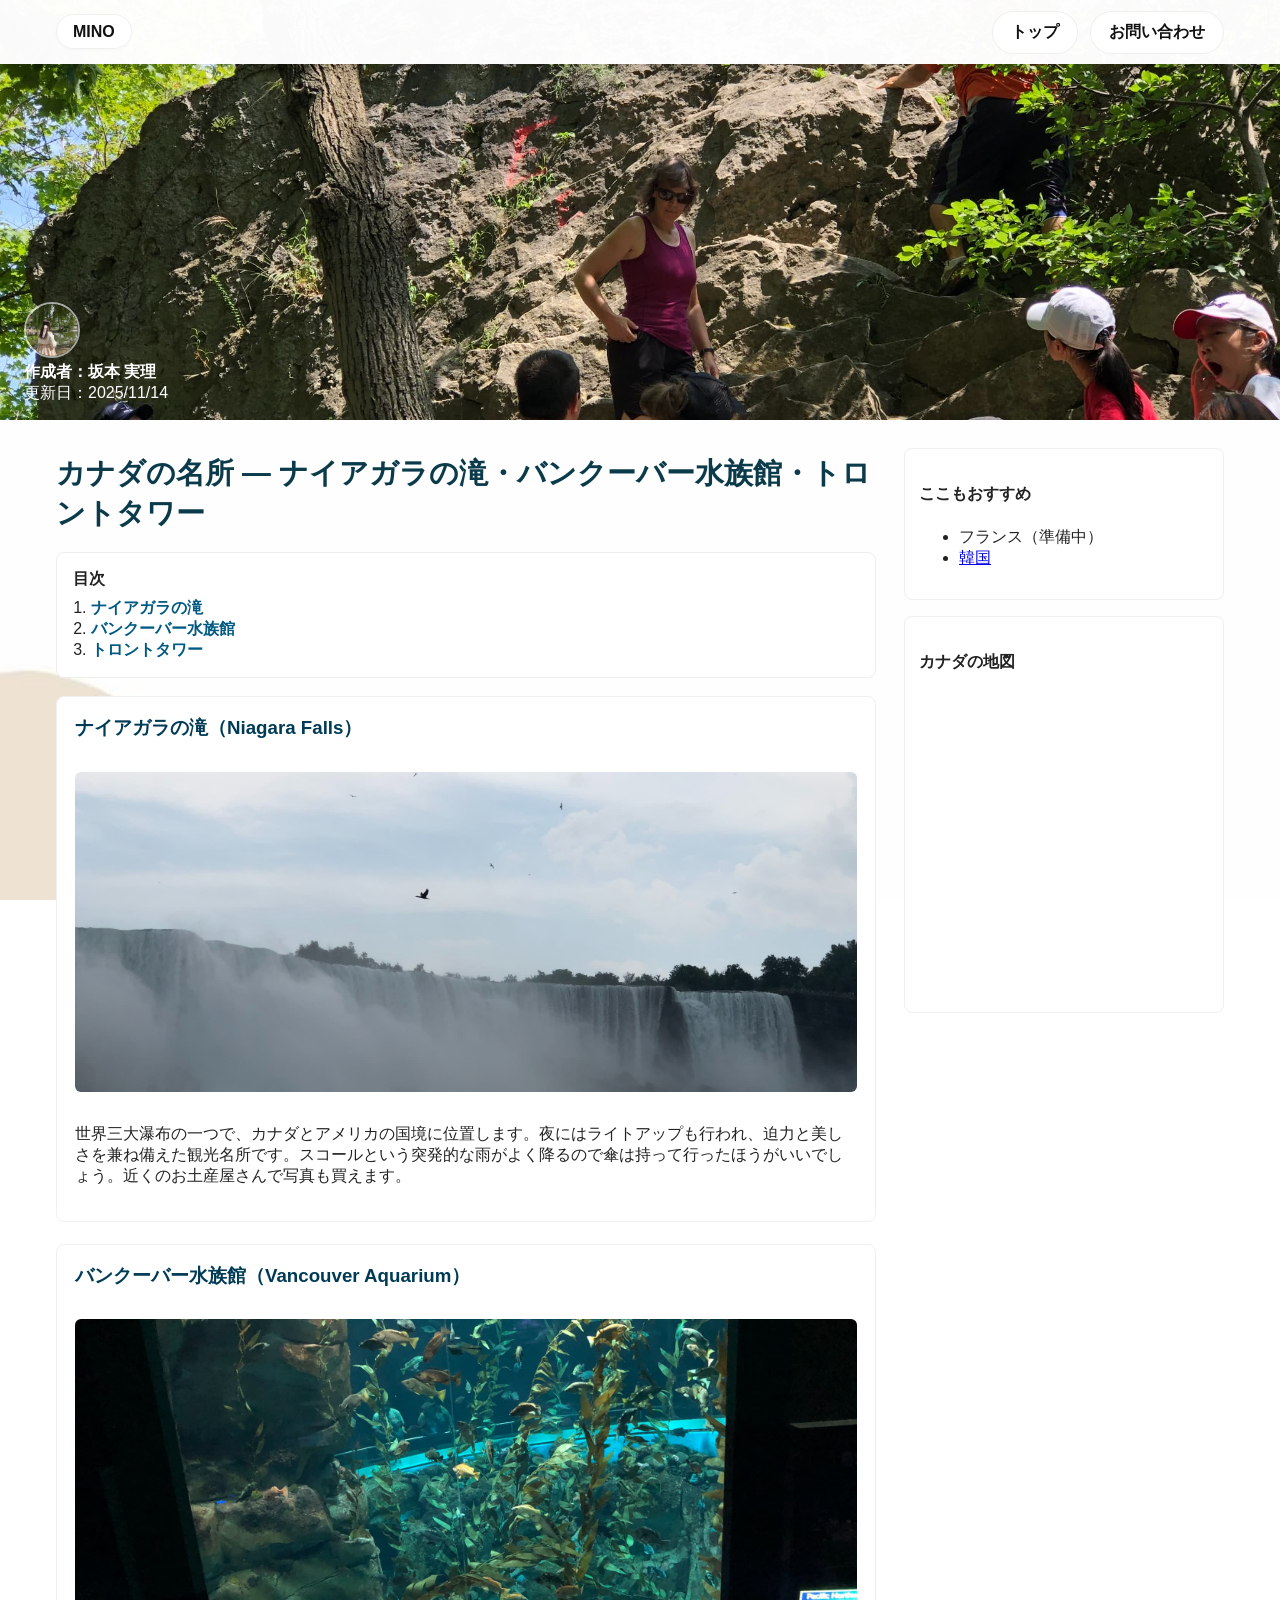
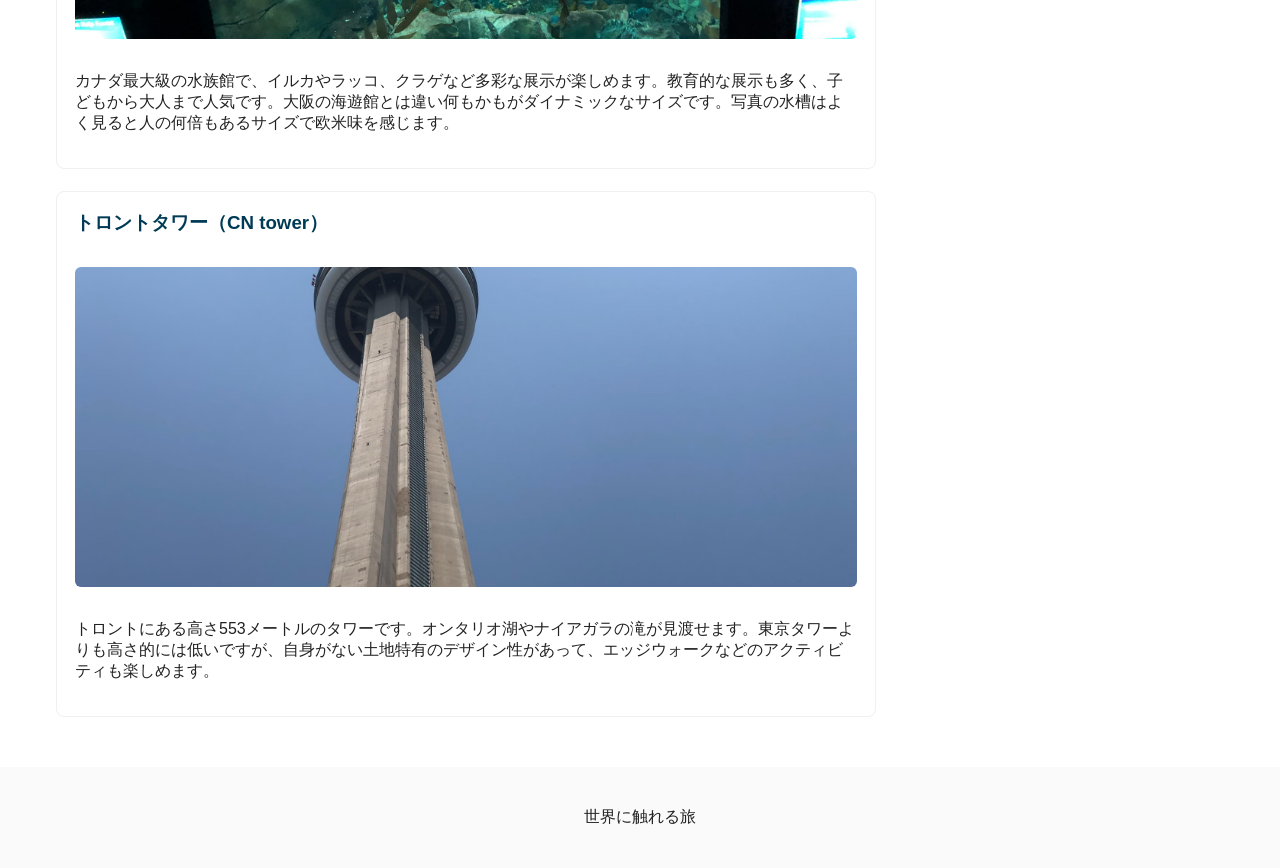
<file: pages/canada.html>
<!DOCTYPE html>
<html lang="ja">
<head>
  <meta charset="utf-8" >
  <meta name="viewport" content="width=device-width,initial-scale=1" >
  <title>カナダの名所 — ナイアガラの滝・バンクーバー水族館・トロントタワー</title>

  <link rel="stylesheet" href="../style-1.css">
   <link rel="icon" href="../images/favicon.png" type="image/png">
</head>
<body>

 <!-- 共通ナビゲーション -->
  <nav class="navbar" aria-label="メインナビゲーション">
    <div class="nav-inner">
      <div class="nav-left">
        <a class="brand" href="../index.html">MINO</a>
      </div>

      <button class="nav-toggle" aria-expanded="false" aria-label="メニューを開く">☰</button>

      <ul class="nav-list">
        <li><a class="nav-pill" href="../index.html">トップ</a></li>
        <li><a class="nav-pill" href="../index.html#contact">お問い合わせ</a></li>
      </ul>
    </div>
  </nav>
  <!--ヘッダー  -->
  <header class="spot-hero">
    <img src="../images/canada1.jpg" alt="カナダの風景" class="hero-img">
    <div class="hero-meta">
      <div class="author">
        <img src="../images/watashi.png" alt="著者" class="author-thumb">
        <div class="author-text">
          <strong>作成者：坂本 実理</strong><br>
          更新日：2025/11/14
        </div>
      </div>
    </div>
  </header>

  <!-- ===== コンテンツ ===== -->
  <main class="spot-container">
    <div class="content-left">
      <h1 class="page-title">カナダの名所 — ナイアガラの滝・バンクーバー水族館・トロントタワー</h1>

      <nav class="page-toc" aria-label="目次">
        <h2>目次</h2>
        <ol>
          <li><a href="#niagara">ナイアガラの滝</a></li>
          <li><a href="#aquarium">バンクーバー水族館</a></li>
          <li><a href="#greatlakes">トロントタワー</a></li>
        </ol>
      </nav>

      <!-- ナイアガラの滝 -->
      <section id="niagara" class="spot-section">
        <h3>ナイアガラの滝（Niagara Falls）</h3>
        <img src="../images/niagara.jpg" alt="ナイアガラの滝" class="spot-photo">
        <p>
          世界三大瀑布の一つで、カナダとアメリカの国境に位置します。夜にはライトアップも行われ、迫力と美しさを兼ね備えた観光名所です。スコールという突発的な雨がよく降るので傘は持って行ったほうがいいでしょう。近くのお土産屋さんで写真も買えます。
        </p>

       
        
      </section>

      <!-- バンクーバー水族館 -->
      <section id="aquarium" class="spot-section">
        <h3>バンクーバー水族館（Vancouver Aquarium）</h3>
        <img src="../images/suizokukann.jpeg" alt="バンクーバー水族館" class="spot-photo">
        <p>
          カナダ最大級の水族館で、イルカやラッコ、クラゲなど多彩な展示が楽しめます。教育的な展示も多く、子どもから大人まで人気です。大阪の海遊館とは違い何もかもがダイナミックなサイズです。写真の水槽はよく見ると人の何倍もあるサイズで欧米味を感じます。
        </p>

       
  
      </section>

      <!-- トロントタワー -->
      <section id="tower" class="spot-section">
        <h3>トロントタワー（CN tower）</h3>
        <img src="../images/toronnto.jpg" alt="タワー" class="spot-photo">
        <p>
          トロントにある高さ553メートルのタワーです。オンタリオ湖やナイアガラの滝が見渡せます。東京タワーよりも高さ的には低いですが、自身がない土地特有のデザイン性があって、エッジウォークなどのアクティビティも楽しめます。
        </p>

       
      </section>
    </div>

    <!-- サイドバー -->
    <aside class="content-right">
      <div class="sidebar-box">
        <h4>ここもおすすめ</h4>
        <ul>
          <li><a>フランス（準備中）</a></li>
          <li><a href="../pages/korea.html" target="_blank">韓国</a></li>
        </ul>
      </div>

      <div class="sidebar-box">
        <h4>カナダの地図</h4>
        <iframe src="https://www.google.com/maps/embed?pb=!1m18!1m12!1m3!1d5548666.189744624!2d-95.712891!3d56.130366!2m3!1f0!2f0!3f0!3m2!1i1024!2i768!4f13.1!3m3!1m2!1s0x4b0e0e1c7ab8826f%3A0x8b93c98a2b8997b!2z44Kz44Oz44K544OI!5e0!3m2!1sja!2sjp!4v1762933031309!5m2!1sja!2sjp" width="300" height="300" style="border: 10px;"></iframe>
      </div>
    </aside>
  </main>

  <footer class="site-footer">
    <p>世界に触れる旅</p>
  </footer>
</body>
</html>
</file>
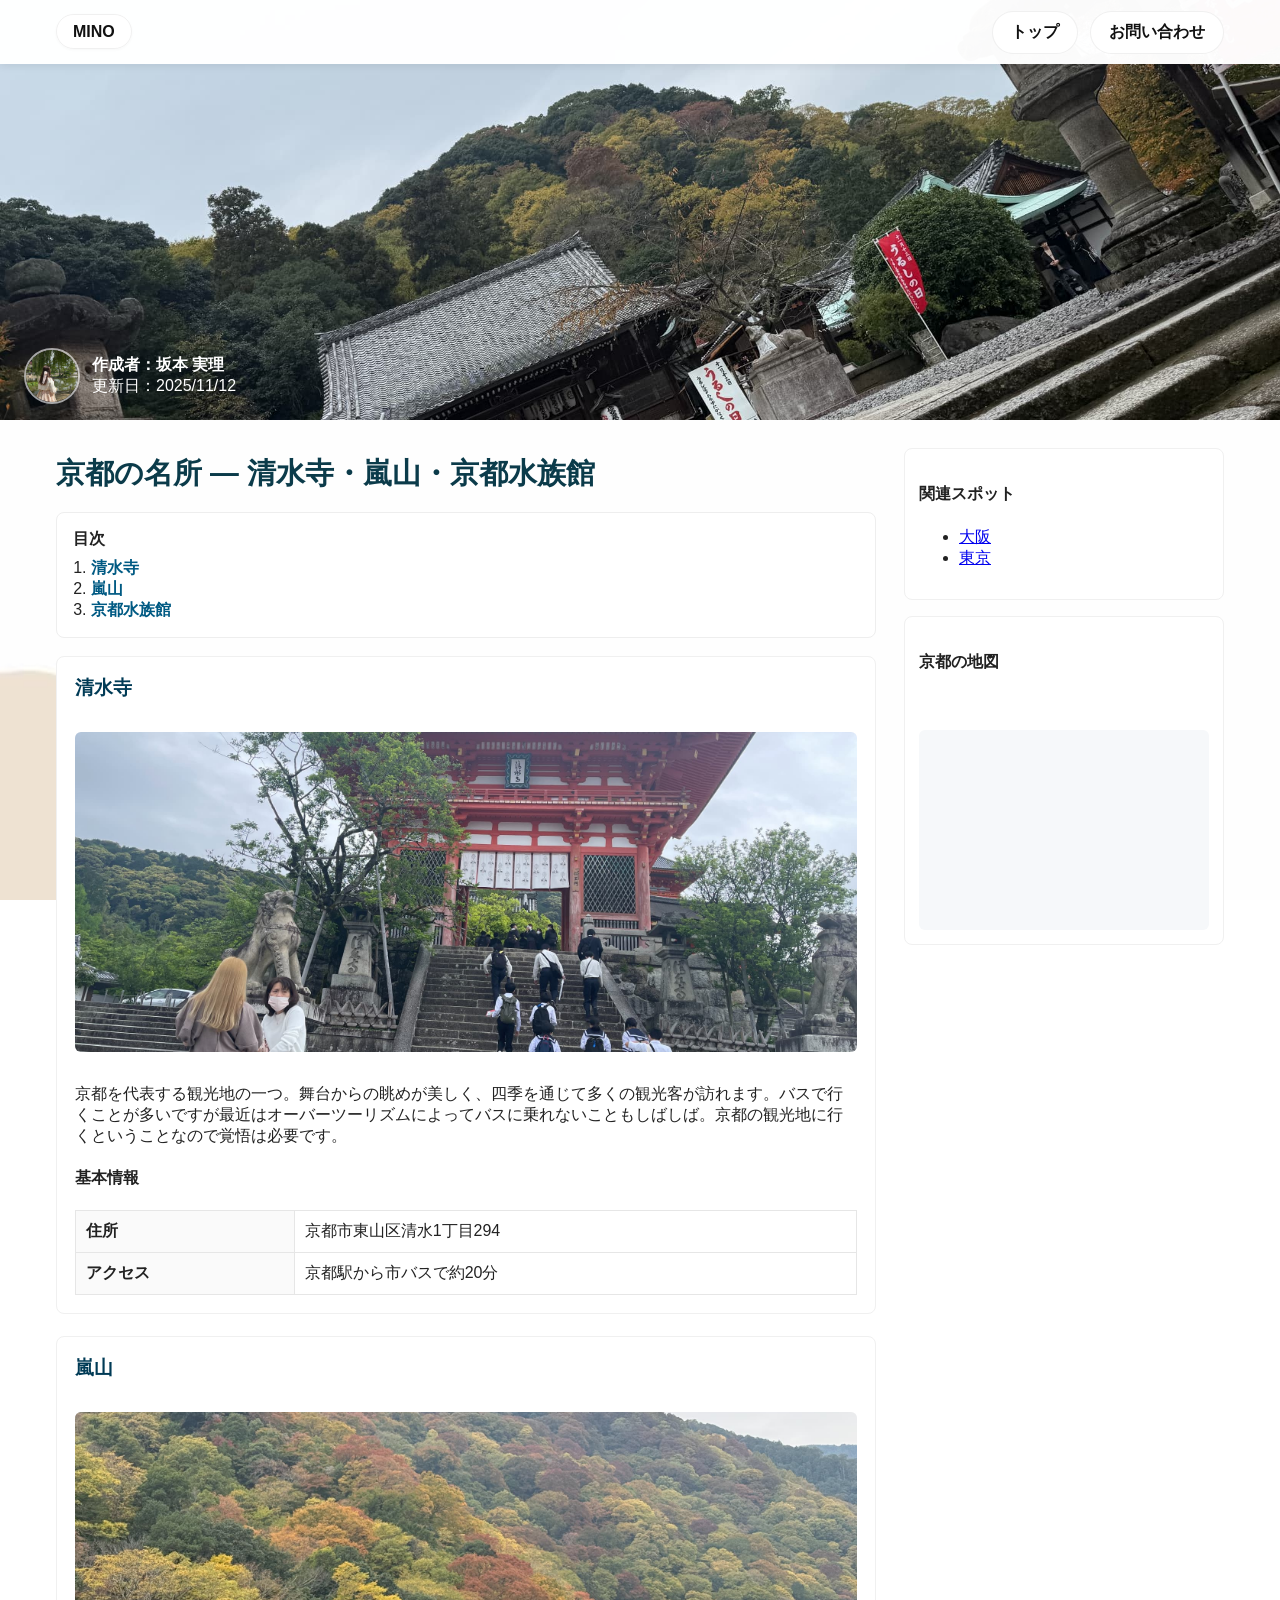
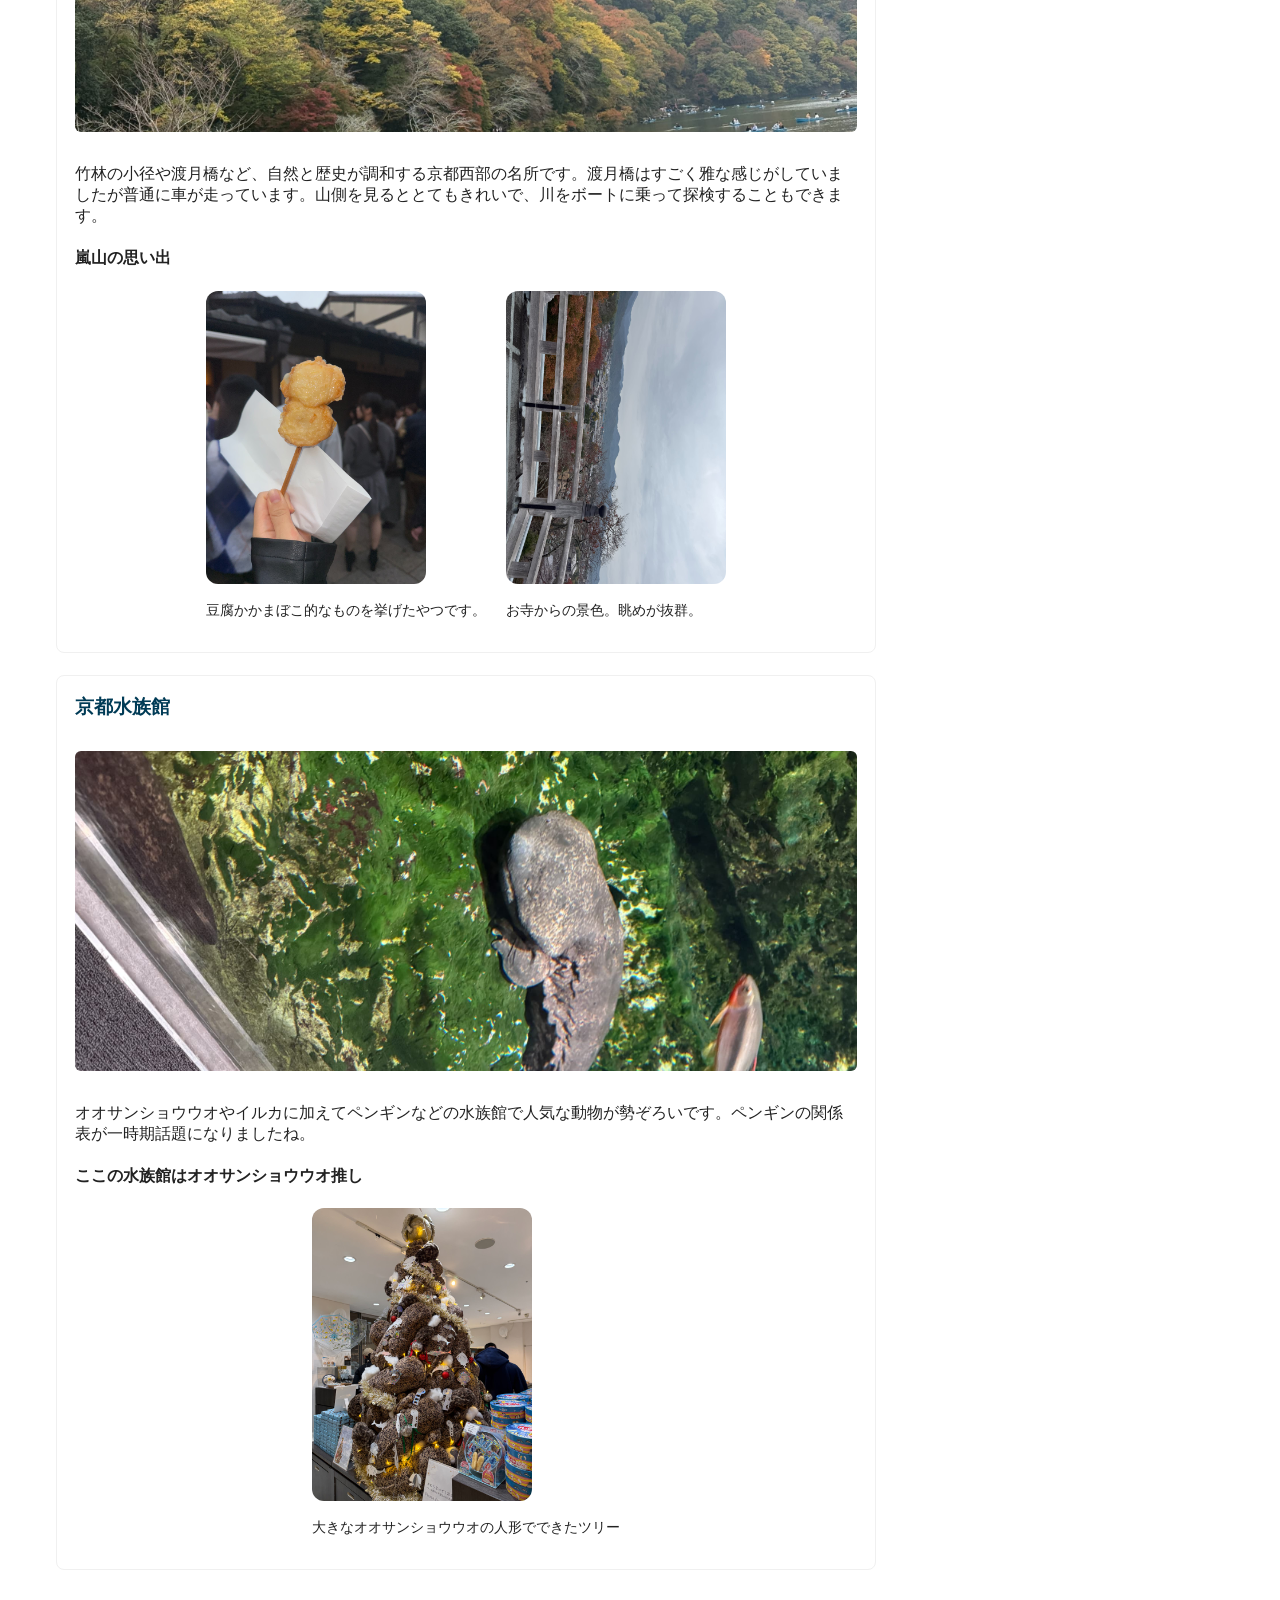
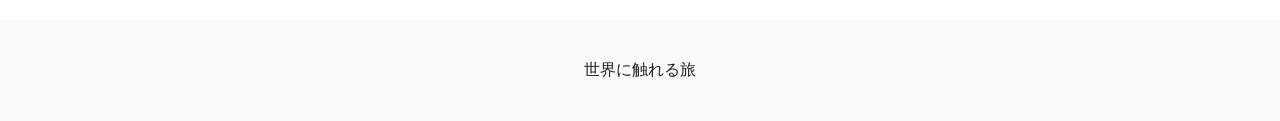
<file: pages/kyoto.html>
<!DOCTYPE html>
<html lang="ja">
<head>
  <meta charset="utf-8" >
  <meta name="viewport" content="width=device-width,initial-scale=1" >
  <title>京都の名所 — 清水寺・嵐山・京都水族館</title>
  <link rel="stylesheet" href="../style-1.css">
  <link rel="icon" href="../images/favicon.png" type="image/png">
</head>
<body>
 <!--共通ナビゲーション-->
  <nav class="navbar" aria-label="メインナビゲーション">
    <div class="nav-inner">
      <div class="nav-left">
        <a class="brand" href="../index.html">MINO</a>
      </div>

      <button class="nav-toggle" aria-expanded="false" aria-label="メニューを開く">☰</button>

      <ul class="nav-list">
        <li><a class="nav-pill" href="../index.html">トップ</a></li>
        <li><a class="nav-pill" href="../index.html#contact">お問い合わせ</a></li>
      </ul>
    </div>
  </nav>
  <header class="spot-hero">
    <img src="../images/kyoto1.JPG" alt="京都の風景" class="hero-img">
    <div class="hero-meta">
      <img src="../images/watashi.png" alt="著者" class="author-thumb">
      <div><strong>作成者：坂本 実理</strong><br>更新日：2025/11/12</div>
    </div>
  </header>

  <main class="spot-container">
    <div class="content-left">
      <h1 class="page-title">京都の名所 — 清水寺・嵐山・京都水族館</h1>

      <nav class="page-toc">
        <h2>目次</h2>
        <ol>
          <li><a href="#kiyomizu">清水寺</a></li>
          <li><a href="#arashiyama">嵐山</a></li>
          <li><a href="#fushimi">京都水族館</a></li>
        </ol>
      </nav>

      <!-- 清水寺 -->
      <section id="kiyomizu" class="spot-section">
        <h3>清水寺</h3>
        <img src="../images/kiyomizu.JPG" alt="清水寺" class="spot-photo">
        <p>京都を代表する観光地の一つ。舞台からの眺めが美しく、四季を通じて多くの観光客が訪れます。バスで行くことが多いですが最近はオーバーツーリズムによってバスに乗れないこともしばしば。京都の観光地に行くということなので覚悟は必要です。</p>

        <h4>基本情報</h4>
        <table class="info-table">
          <tr><th>住所</th><td>京都市東山区清水1丁目294</td></tr>
          <tr><th>アクセス</th><td>京都駅から市バスで約20分</td></tr>
        </table>

      
      </section>

      <!-- 嵐山 -->
      <section id="arasiyama" class="spot-section">
        <h3>嵐山</h3>
        <img src="../images/arasiyama.JPG" alt="嵐山" class="spot-photo">
        <p>竹林の小径や渡月橋など、自然と歴史が調和する京都西部の名所です。渡月橋はすごく雅な感じがしていましたが普通に車が走っています。山側を見るととてもきれいで、川をボートに乗って探検することもできます。</p>

        <h4>嵐山の思い出</h4>
        <div style="display:flex; gap:20px; justify-content:center; flex-wrap:wrap;">
          <div>
            <img src="../images/tohu.JPG" alt="豆腐" style="width:220px; border-radius:12px;">
            <p style="font-size:14px;">豆腐かかまぼこ的なものを挙げたやつです。</p>
          </div>
          <div>
            <img src="../images/tera.JPG" alt="てら" style="width:220px; border-radius:12px;">
            <p style="font-size:14px;">お寺からの景色。眺めが抜群。</p>
          </div>
        </div>
      </section>

      <!-- 水族館-->
      <section id="suizokukann2" class="spot-section">
        <h3>京都水族館</h3>
        <img src="../images/suizokukann2.JPG" alt="京都水族館" class="spot-photo">
        <p>オオサンショウウオやイルカに加えてペンギンなどの水族館で人気な動物が勢ぞろいです。ペンギンの関係表が一時期話題になりましたね。</p>

        <h4>ここの水族館はオオサンショウウオ推し</h4>
        <div style="display:flex; gap:20px; justify-content:center; flex-wrap:wrap;">
          <div>
            <img src="../images/oosannsyo.JPG" alt="ツリー" style="width:220px; border-radius:12px;">
            <p style="font-size:14px;">大きなオオサンショウウオの人形でできたツリー</p>
          </div>
        
        </div>
      </section>
    </div>

    <aside class="content-right">
      <div class="sidebar-box">
        <h4>関連スポット</h4>
        <ul><li><a href="osaka.html">大阪</a></li><li><a href="tokyo.html">東京</a></li></ul>
      </div>
       <div class="sidebar-box">
        <h4>京都の地図</h4>
       <br>
       <br>
     
        <div class="map-placeholder"><iframe src="https://www.google.com/maps/embed?pb=!1m18!1m12!1m3!1d834206.5602925109!2d134.79535181731148!3d35.240843944380394!2m3!1f0!2f0!3f0!3m2!1i1024!2i768!4f13.1!3m3!1m2!1s0x5fff7420f91f1b61%3A0x590a7bc238b19538!2z5Lqs6YO95bqc!5e0!3m2!1sja!2sjp!4v1763891171766!5m2!1sja!2sjp" width="300" height="300" style="border: 10px;;"></iframe></div>
      </div>
    </aside>
  </main>

  <footer class="site-footer">
    <p>世界に触れる旅</p>
  </footer>
</body>
</html>
</file>
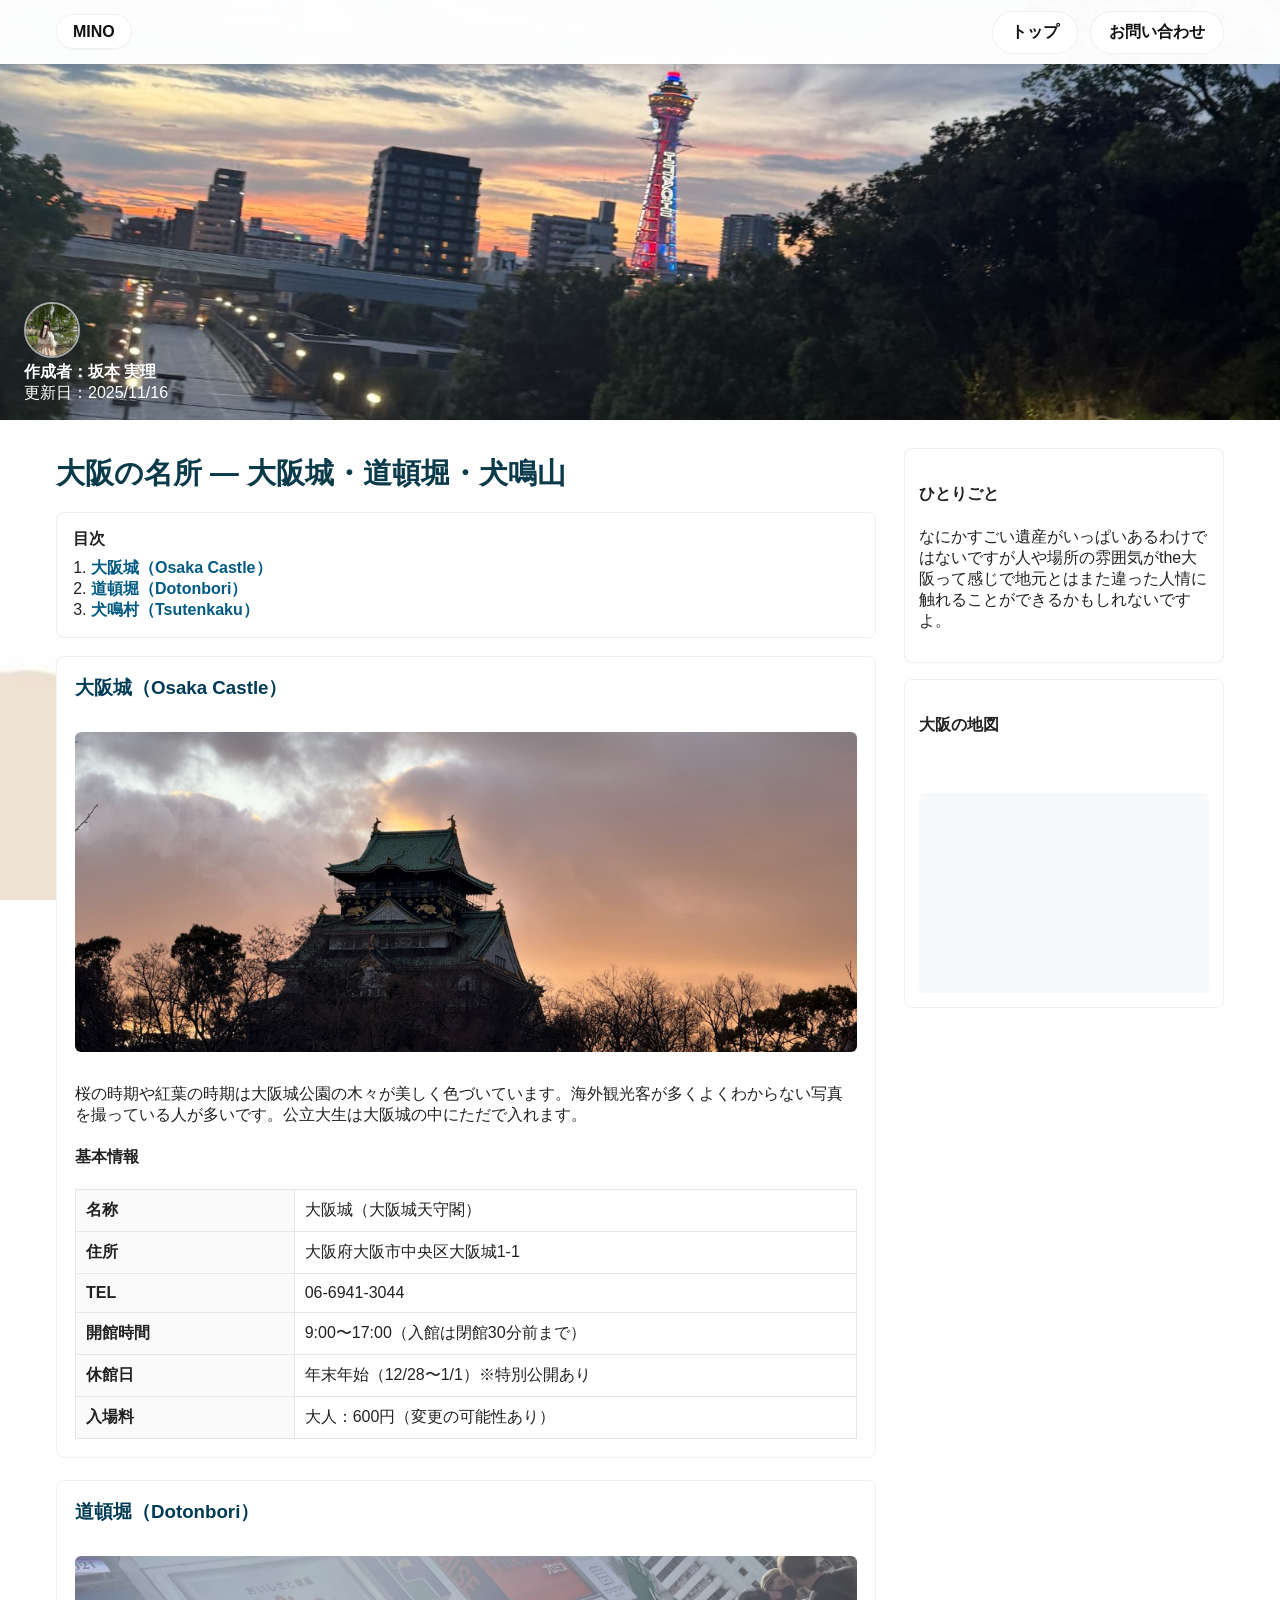
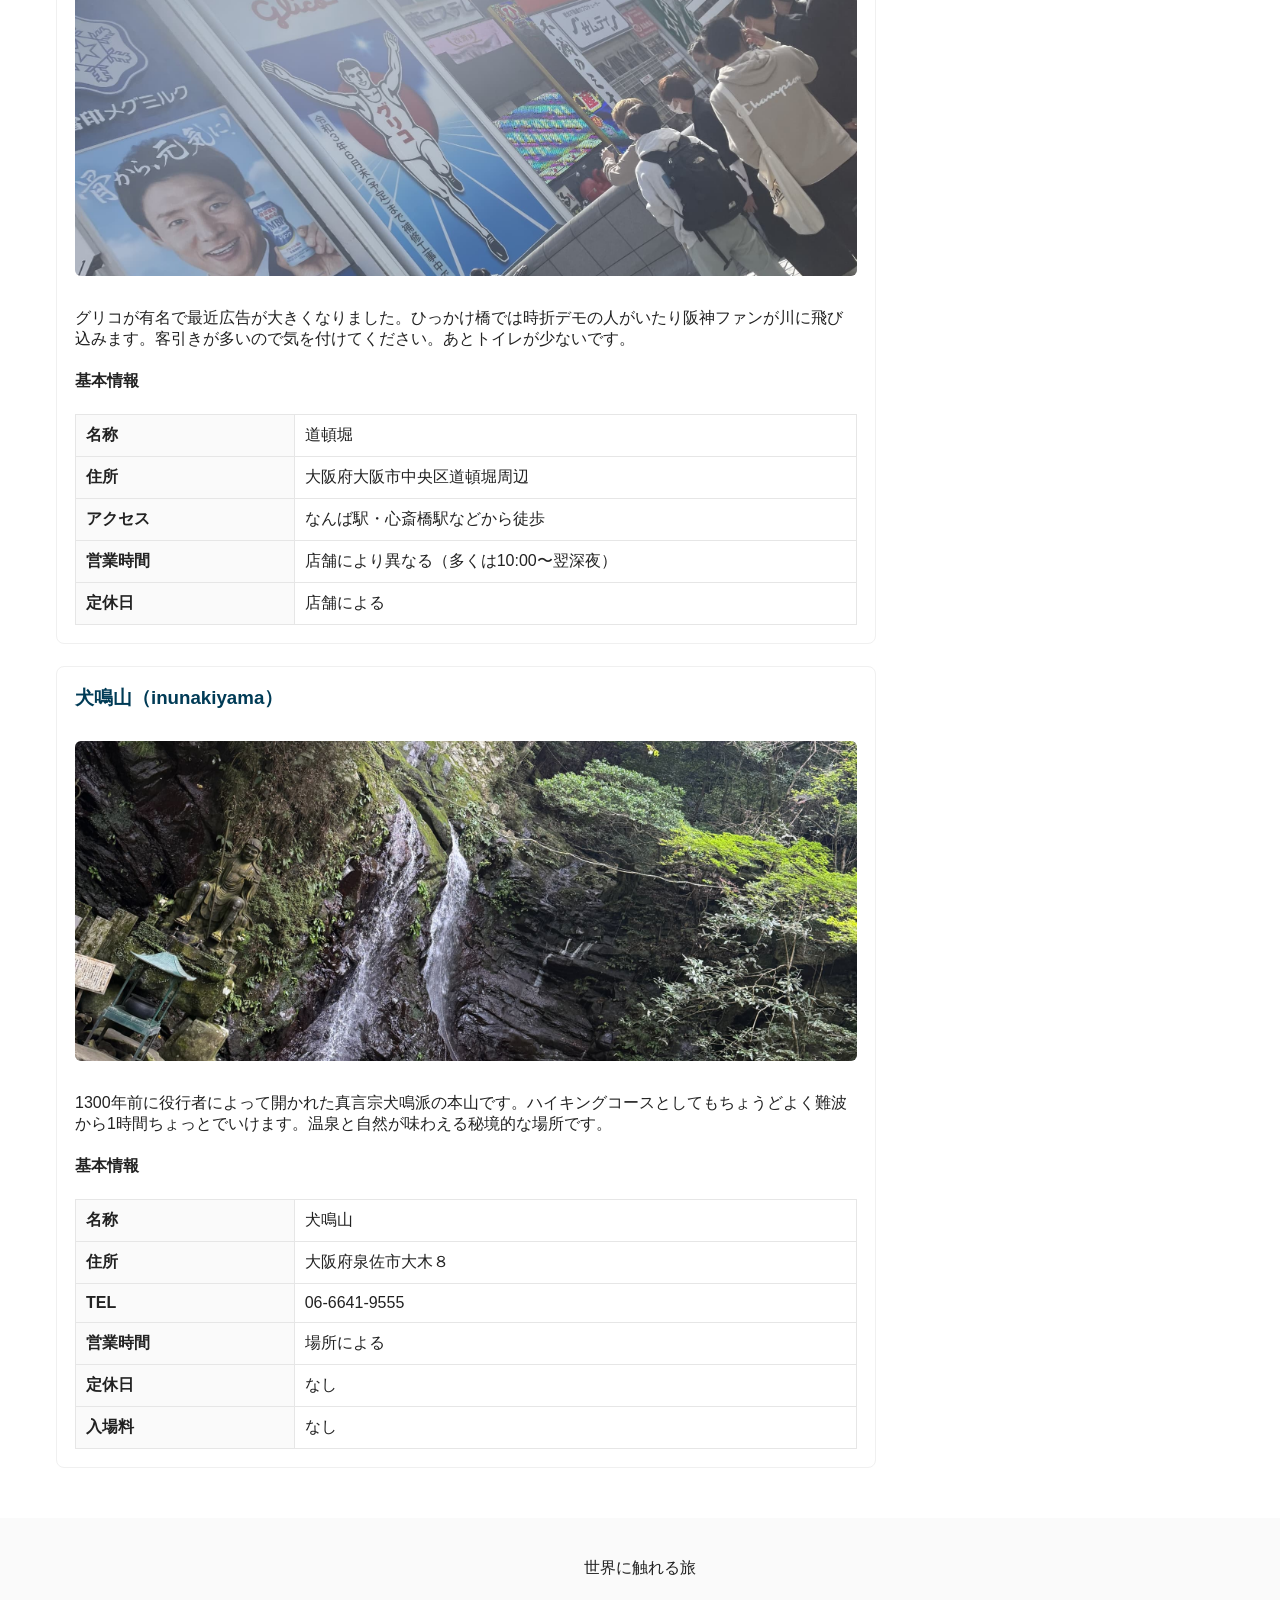
<file: pages/osaka.html>
<!DOCTYPE html>
<html lang="ja">
<head>
  <meta charset="utf-8" >
  <meta name="viewport" content="width=device-width,initial-scale=1" >
  <title>大阪の名所 — 大阪城・道頓堀・犬鳴山</title>

  
  <link rel="stylesheet" href="../style-1.css"> 
  <link rel="icon" href="../images/favicon.png" type="image/png">
</head>
<body>

  <nav class="navbar" aria-label="メインナビゲーション">
  <div class="nav-inner">
    <div class="nav-left">
      <span class="brand">MINO</span>
    </div>

    <button class="nav-toggle" aria-expanded="false" aria-label="メニューを開く">☰</button>

    <ul class="nav-list">
      <li><a class="nav-pill" href="../index.html">トップ</a></li>



      <li><a class="nav-pill" href="../index.html#contact">お問い合わせ</a></li>
    </ul>
  </div>
</nav>


  <!--ヘッダー-->
  <header class="spot-hero">
    <img src="../images/osaka1.JPG" alt="大阪" class="hero-img">
    <div class="hero-meta">
      <div class="author">
        <img src="../images/watashi.png" alt="著者" class="author-thumb">
        <div class="author-text">
          <strong>作成者：坂本 実理</strong><br>
          更新日：2025/11/16
        </div>
      </div>
    </div>
  </header>

  
  <main class="spot-container">
    <div class="content-left">
      <h1 class="page-title">大阪の名所 — 大阪城・道頓堀・犬鳴山</h1>

      <!-- 目次 -->
      <nav class="page-toc" aria-label="目次">
        <h2>目次</h2>
        <ol>
          <li><a href="#osakajo">大阪城（Osaka Castle）</a></li>
          <li><a href="#dotonbori">道頓堀（Dotonbori）</a></li>
          <li><a href="#tsutenkaku">犬鳴村（Tsutenkaku）</a></li>
        </ol>
      </nav>

      <!-- 大阪城 -->
      <section id="osakajo" class="spot-section">
        <h3>大阪城（Osaka Castle）</h3>
        <img src="../images/osakajyo.JPG" alt="大阪城の写真" class="spot-photo">
        <p>
         桜の時期や紅葉の時期は大阪城公園の木々が美しく色づいています。海外観光客が多くよくわからない写真を撮っている人が多いです。公立大生は大阪城の中にただで入れます。
        </p>

        <h4>基本情報</h4>
        <table class="info-table">
          <tr><th>名称</th><td>大阪城（大阪城天守閣）</td></tr>
          <tr><th>住所</th><td>大阪府大阪市中央区大阪城1-1</td></tr>
          <tr><th>TEL</th><td>06-6941-3044</td></tr>
          <tr><th>開館時間</th><td>9:00〜17:00（入館は閉館30分前まで）</td></tr>
          <tr><th>休館日</th><td>年末年始（12/28〜1/1）※特別公開あり</td></tr>
          <tr><th>入場料</th><td>大人：600円（変更の可能性あり）</td></tr>
        </table>
      </section>

      <!-- 道頓堀 -->
      <section id="dotonbori" class="spot-section">
        <h3>道頓堀（Dotonbori）</h3>
        <img src="../images/dotonnbori.jpg" alt="道頓堀" class="spot-photo">
        <p>
         グリコが有名で最近広告が大きくなりました。ひっかけ橋では時折デモの人がいたり阪神ファンが川に飛び込みます。客引きが多いので気を付けてください。あとトイレが少ないです。
        </p>

        <h4>基本情報</h4>
        <table class="info-table">
          <tr><th>名称</th><td>道頓堀</td></tr>
          <tr><th>住所</th><td>大阪府大阪市中央区道頓堀周辺</td></tr>
          <tr><th>アクセス</th><td>なんば駅・心斎橋駅などから徒歩</td></tr>
          <tr><th>営業時間</th><td>店舗により異なる（多くは10:00〜翌深夜）</td></tr>
          <tr><th>定休日</th><td>店舗による</td></tr>
        </table>
      </section>

      <!-- 犬鳴山 -->
      <section id="tsutenkaku" class="spot-section">
        <h3>犬鳴山（inunakiyama）</h3>
        <img src="../images/inunaki.jpg" alt="犬鳴山" class="spot-photo">
        <p>
         1300年前に役行者によって開かれた真言宗犬鳴派の本山です。ハイキングコースとしてもちょうどよく難波から1時間ちょっとでいけます。温泉と自然が味わえる秘境的な場所です。
        </p>

        <h4>基本情報</h4>
        <table class="info-table">
          <tr><th>名称</th><td>犬鳴山</td></tr>
          <tr><th>住所</th><td>大阪府泉佐市大木８</td></tr>
          <tr><th>TEL</th><td>06-6641-9555</td></tr>
          <tr><th>営業時間</th><td>場所による</td></tr>
          <tr><th>定休日</th><td>なし</td></tr>
          <tr><th>入場料</th><td>なし</td></tr>
        </table>
      </section>

    </div>

    <!-- 右サイドバー） -->
    <aside class="content-right">
      <div class="sidebar-box">
        <h4>ひとりごと</h4>
        <p>
         なにかすごい遺産がいっぱいあるわけではないですが人や場所の雰囲気がthe大阪って感じで地元とはまた違った人情に触れることができるかもしれないですよ。
      </p>
      </div>

      <div class="sidebar-box">
        <h4>大阪の地図</h4>
       <br>
       <br>
     
        <div class="map-placeholder"><iframe src="https://www.google.com/maps/embed?pb=!1m18!1m12!1m3!1d420061.88321807224!2d135.41929675000003!3d34.66143365000001!2m3!1f0!2f0!3f0!3m2!1i1024!2i768!4f13.1!3m3!1m2!1s0x6000e86b2acc70d7%3A0xa399ff48811f596d!2z5aSn6Ziq5bqc!5e0!3m2!1sja!2sjp!4v1763871149770!5m2!1sja!2sjp" width="300" height="300" style="border: 10px;;"></iframe></div>
      </div>
    </aside>
  </main>

  <footer class="site-footer">
    <p>世界に触れる旅</p>
  </footer>

</body>
</html>
</file>
<file: style-1.css>
/*CSSファイルを書く際の参考資料をまた別のテキストファイルとして保存しています。
それに加えてコードの確認や意図した動作が行われなかった際に生成AIを用いてコードの修正や改善を行いました。
使用したコードや写真についての著作権についてはすべて著作権フリーまたは自身が撮影した写真を用いました。*/

/*  全体のカラーテーマと背景とレイアウトもろもろ  */

:root{
  --nav-height:64px;
  --accent:#004b6e;
  --accent-2:#0077b6;
  --warm:#ffd9a6;
  --cool:#d8f0ff;
}
*{box-sizing:border-box}
html,body{height:100%}
body{
  margin:0;
  font-family:"Hiragino Kaku Gothic ProN","Noto Sans JP",sans-serif;
  color:#222;
  background-image: url("images/background.jpg");
  background-size: cover;
  background-attachment: fixed;
  background-position: center;
}

/* ナビゲーションの位置と余白とロゴ*/
.navbar{
  position:fixed;
  top:0;
  left:0;
  width:100%;
  height:var(--nav-height);
  background: rgba(255,255,255,0.98); 
  display:flex;
  align-items:center;
  box-shadow:0 2px 8px rgba(0,0,0,0.08);
  z-index:2000;
}
.nav-inner{
  width:100%;
  max-width:1200px;
  margin:0 auto;
  padding:0 16px;
  display:flex;
  align-items:center;
  justify-content:space-between;
}
.brand{
  font-weight:800;
  color:#111;
  text-decoration:none;
  padding:8px 16px;
  border-radius:999px; 
  border:1px solid rgba(0,0,0,0.06);
  background:#fff;
  box-shadow:0 1px 3px rgba(0,0,0,0.03);
}
.nav-toggle{display:none}

.logo {
  width: 60px;           
  height: 60px;
  border-radius: 50%;     
}

/* ヘッダー の大きさと余白設定*/
.spot-hero{position:relative;overflow:hidden}
.hero-img{width:100%;height:420px;object-fit:cover;display:block}
.hero-meta{position:absolute;left:24px;bottom:16px;color:#fff;display:flex;align-items:center}
.author-thumb{width:56px;height:56px;border-radius:50%;object-fit:cover;margin-right:12px;border:2px solid rgba(255,255,255,0.6)}

.nav-list{
  display:flex;
  gap:12px;
  align-items:center;
  margin:0;
  padding:0;
  list-style:none;
}
.nav-list li{position:relative}
.nav-pill{
  display:inline-block;
  padding:10px 18px;
  color:#111;
  text-decoration:none;
  border-radius:999px; 
  background:#fff;
  border:1px solid rgba(0,0,0,0.06);
  font-weight:700;
}
.nav-pill:hover{background:var(--cool)}

/* サブメニュー 　アコーディオンメニューにする*/
.sub{
  display:none;
  position:absolute;
  top:calc(var(--nav-height) + 8px);
  left:0;
  background:#fff;
  border-radius:8px;
  box-shadow:0 6px 18px rgba(0,0,0,0.12);
  padding:8px 0;
  min-width:160px;
  z-index:2100;
}
.has-sub.open .sub{display:block}
.sub li{padding:0}
.sub a{
  display:block;
  padding:8px 14px;
  color:#111;
  text-decoration:none;
}
.sub a:hover{background:#f1f7fb}

/* ビデオヘッダー */
.video-header{
  position:relative;
  width:100%;
  height:60vh;
  margin-top:var(--nav-height);
  overflow:hidden;
  display:flex;
  align-items:center;
  justify-content:center;
}
.video-header video{
  position:absolute;
  inset:0;
  width:100%;
  height:100%;
  object-fit:cover;
  z-index:0;
}
.header-inner{
  z-index:2;
  color:#fff;
  text-align:center;
  text-shadow:0 4px 18px rgba(0,0,0,0.6);
}
.header-inner h1{font-size:2.2rem; margin:0 12px}

.main-wrap {
  background: linear-gradient(rgba(255,255,255,0.6), rgba(255,255,255,0.6));
  padding: 40px 16px 80px;
}

/* お問い合わせ　水色にする　色変えているだけ */
#contact {
  background: linear-gradient(rgba(200, 240, 255, 0.8), rgba(200, 240, 255, 0.8));
  padding: 60px 20px;
  border-radius: 12px;
}

/* セクション共通 */
.section-title{
  font-size:1.6rem;
  margin-bottom:18px;
  color:var(--accent);
  text-align:center;
}

/* 旅行先の診断フォーム */
.diagnosis{
  max-width:820px;
  margin:30px auto;
  padding:28px;
  border-radius:14px;
  background:rgba(227,245,252,0.9);
  box-shadow:0 6px 20px rgba(5,45,60,0.06);
}
.diagnosis-form{
  display:flex;
  flex-direction:column;
  gap:18px
}
.q-label{
  font-size:1.15rem;
  font-weight:700;
  color:#0b3b4a;
  margin-bottom:8px;
  text-align:center;
}
.options{
  display:flex;
  gap:14px;
  justify-content:center;
  flex-wrap:wrap;
}
.option{
  display:flex;
  flex-direction:column;
  align-items:center;
  gap:6px;
  width:220px;
  padding:12px;
  border-radius:12px;
  cursor:pointer;
  transition:transform .18s ease, box-shadow .18s ease;
  border:2px solid transparent;
}
.option input{display:none}
.option .opt-title{font-weight:800;font-size:1.05rem}
.option .opt-sub{font-size:0.85rem;color:#3b5661}
.option.warm{background:linear-gradient(180deg,var(--warm),#fff);}
.option.cool{background:linear-gradient(180deg,var(--cool),#fff);}
.option:hover{transform:translateY(-4px);box-shadow:0 8px 18px rgba(0,0,0,0.08)}

/* 結果を見るボタン */
.form-actions{text-align:center;margin-top:6px}
.btn-primary{
  background:var(--accent);
  color:#fff;
  padding:10px 22px;
  border-radius:8px;
  border:none;
  font-weight:700;
  cursor:pointer;
}
.btn-primary:hover{background:var(--accent-2)}

/* カード群 */
.card-container{
  display:flex;
  flex-wrap:wrap;
  gap:20px;
  justify-content:center;
}
.card{
  width:300px;
  background:#fff;
  border-radius:12px;
  overflow:hidden;
  box-shadow:0 10px 30px rgba(3,60,82,0.06);
  transition:transform .2s;
}
.card img{
  width:100%;
  height:180px;
  object-fit:cover;
  display:block;
}
.card-body{padding:14px}
.card h3{margin:4px 0 8px;font-size:1.1rem;color:#003b56}
.card p{font-size:0.95rem;color:#465a62}
.card .btn{
  display:inline-block;
  margin-top:8px;
  padding:8px 12px;
  border-radius:8px;
  background:var(--accent);
  color:#fff;
  text-decoration:none;
}

/* 診断結果のハイライト */
.card.highlight{
  outline:4px solid #ffcc00;
  transform:translateY(-6px);
  box-shadow:0 16px 40px rgba(0,0,0,0.16)
}

/* ランキング */
.ranking-list{
  max-width:720px;
  margin:0 auto;
  padding:0;
  list-style:none;
}
.ranking-list li{
  position:relative;
  background:#fff;
  padding:16px;
  border-radius:10px;
  margin:12px 0;
  box-shadow:0 8px 20px rgba(0,0,0,0.06);
}
.badge{
  position:absolute;
  left:14px;
  top:14px;
  padding:8px 12px;
  border-radius:999px;
  color:#fff;
  font-weight:800;
}
.gold{background:#ffb400}
.silver{background:#9e9e9e}
.bronze{background:#cd7f32}

/*コンテンツレイアウト　ここから内部リンクのほうのデザイン */
.spot-container{
  max-width:1200px;
  margin:28px auto;
  display:flex;
  gap:28px;
  padding:0 16px;
}
.content-left{flex:1 1 720px}
.page-title{
  font-size:1.8rem;
  margin:6px 0 18px;
  color:#0b3b4a;
}

/* 目次 */
.page-toc{
  background:#fff;
  padding:16px;
  border-radius:8px;
  border:1px solid #eee;
  margin-bottom:18px;
}
.page-toc h2{margin:0 0 8px 0;font-size:1rem}
.page-toc ol{margin:0;padding-left:18px}
.page-toc a{
  color:#005a83;
  text-decoration:none;
  font-weight:700;
}

/* スポット */

.spot-section{
  background:#fff;
  padding:18px;
  border-radius:8px;
  border:1px solid #f0f0f0;
  margin-bottom:22px;
}
.spot-section h3{margin-top:0;color:#003b56}
.spot-photo{
  width:100%;
  height:320px;
  object-fit:cover;
  border-radius:6px;
  margin:12px 0;
}

/* 場所の説明の際に営業時間とかを書く表*/
.info-table{
  width:100%;
  border-collapse:collapse;
  margin-top:12px;
}
.info-table th,
.info-table td{
  padding:10px;
  border:1px solid #e6e6e6;
  text-align:left;
}
.info-table th{
  background:#fafafa;
  width:28%;
}

/* サイドバー 　地図とか入れる*/
.content-right{
  width:320px;
  flex:0 0 320px;
}
.sidebar-box{
  background:#fff;
  padding:14px;
  border-radius:8px;
  border:1px solid #f0f0f0;
  margin-bottom:16px;
}
.map-placeholder{
  height:200px;
  background:#f6f8fa;
  border-radius:6px;
  display:flex;
  align-items:center;
  justify-content:center;
  color:#888;
}

/* お問い合わせ　文字とか余白 */
.contact-form{
  display:flex;
  flex-direction:column;
  gap:10px;
  align-items:center;
}
.contact-form input,
.contact-form textarea{
  width:90%;
  max-width:600px;
  padding:10px;
  border-radius:8px;
  border:1px solid #d8e7ee;
}
.contact-form button{
  padding:10px 18px;
  border-radius:8px;
  background:var(--accent);
  color:#fff;
  border:none;
}

/* フッター */
.site-footer{
  padding:24px;
  text-align:center;
  background:rgba(0,0,0,0.02);
}
.footer {
  position: relative;
  color: #fff;
  font-family: "Noto Sans JP", sans-serif;
}
.footer-overlay {
  background: rgba(0, 40, 60, 0.2); 
  padding: 40px 20px;
}
.footer-content {
  display: flex;
  flex-wrap: wrap;
  justify-content: space-between;
  align-items: flex-start;
  max-width: 1000px;
  margin: 0 auto;
}
.footer-info {
  flex: 1;
  min-width: 280px;
}
.footer-info h2 {
  margin-bottom: 10px;
  font-size: 1.4rem;
}
.footer-info p {
  margin: 6px 0;
}
.footer-info a {
  color: #cce5ff;
  text-decoration: none;
}
.footer-info a:hover {
  text-decoration: underline;
}
.footer-map {
  flex: 1;
  min-width: 300px;
  text-align: right;
}
.footer-map h3 {
  margin-bottom: 10px;
}

/* 選択したら枠に色づけるように */
.option.selected {
  background-color: rgba(0, 123, 255, 0.25); 
  border-color: #007bff;
  transform: scale(1.03);
}
</file>
